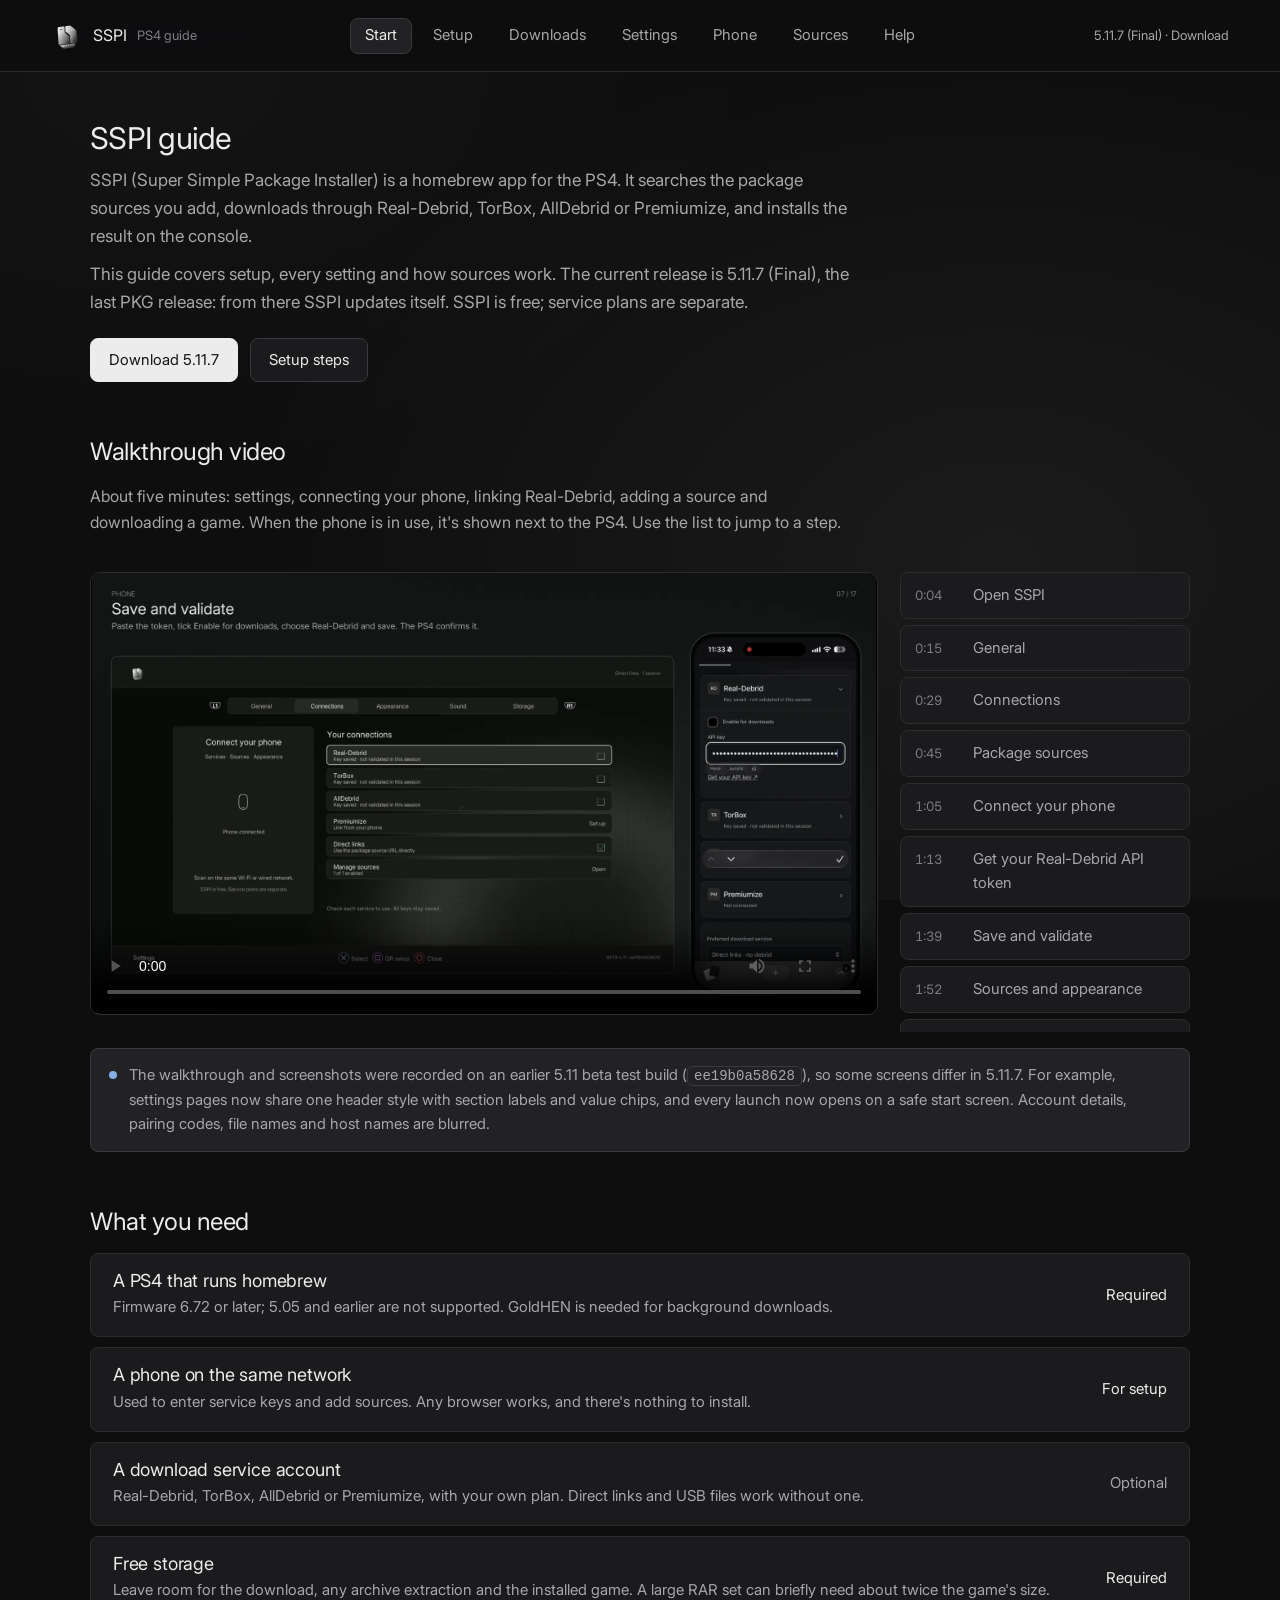
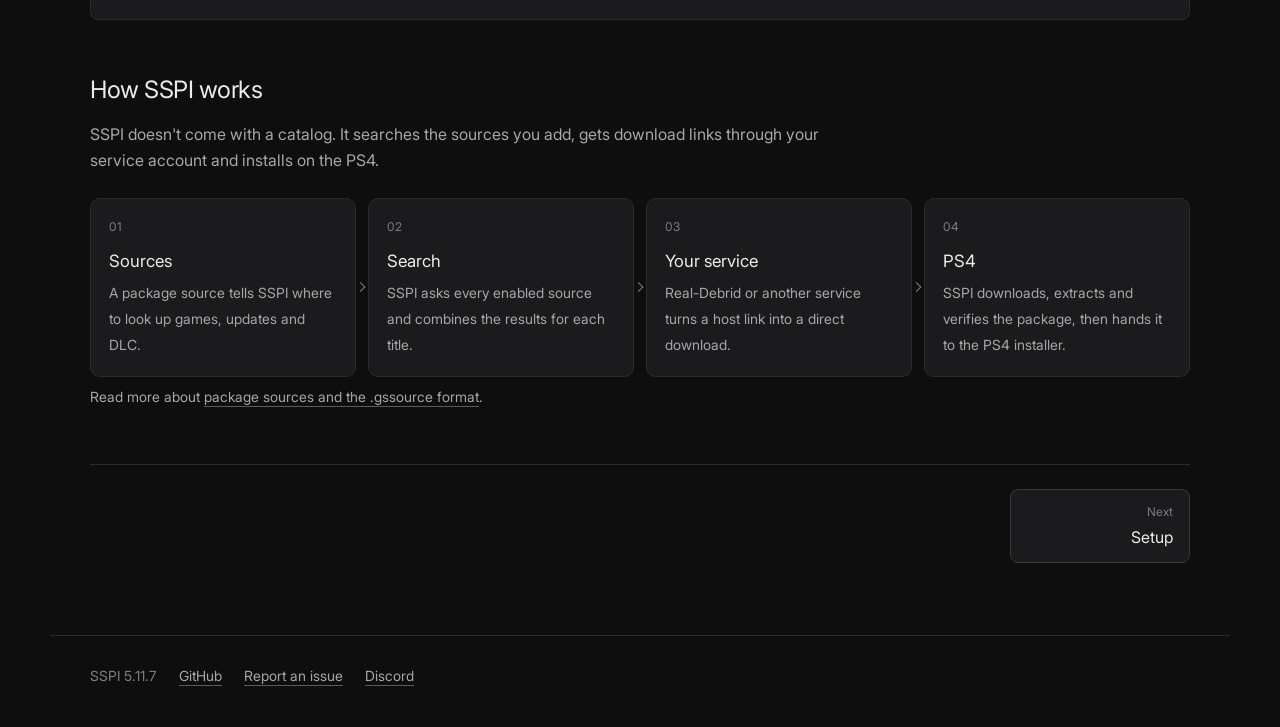
<file: docs/index.html>
<!doctype html>
<html lang="en">
<head>
  <meta charset="utf-8">
  <meta name="viewport" content="width=device-width, initial-scale=1">
  <meta name="theme-color" content="#0e0e0f">
  <meta name="description" content="Set up SSPI on your PS4: connect your phone, link Real-Debrid, add a package source, and search, download and install. Includes a synced walkthrough video and a guide to every setting.">
  <meta property="og:title" content="SSPI PS4 guide">
  <meta property="og:description" content="Setup guide, settings reference and walkthrough video for SSPI, a PS4 homebrew package installer.">
  <meta property="og:image" content="https://xyhlo.github.io/SSPI/banner.png">
  <meta property="og:type" content="website">
  <link rel="canonical" href="https://xyhlo.github.io/SSPI/">
  <link rel="icon" href="assets/ps4-favicon.png" type="image/png">
  <link rel="preload" href="assets/inter-latin.woff2" as="font" type="font/woff2" crossorigin>
  <link rel="stylesheet" href="styles.css">
  <script>document.documentElement.classList.add("js")</script>
  <script src="site.js" defer></script>
  <title>SSPI PS4 guide</title>
</head>
<body>
<a class="skip" href="#content">Skip to the guide</a>

<header class="topbar">
  <a class="brand" href="#start"><img src="assets/ps4-logo.png" width="38" height="38" alt=""><span>SSPI</span><small>PS4 guide</small></a>
  <nav class="tabs" aria-label="Guide sections">
    <div class="tablist">
      <a class="tab" href="#start" data-panel="start">Start</a>
      <a class="tab" href="#setup" data-panel="setup">Setup</a>
      <a class="tab" href="#downloads" data-panel="downloads">Downloads</a>
      <a class="tab" href="#settings" data-panel="settings">Settings</a>
      <a class="tab" href="#phone" data-panel="phone">Phone</a>
      <a class="tab" href="#sources" data-panel="sources">Sources</a>
      <a class="tab" href="#help" data-panel="help">Help</a>
    </div>
  </nav>
  <p class="status"><a href="https://github.com/Xyhlo/SSPI/releases/tag/v5.11.7">5.11.7 (Final) · Download</a></p>
</header>

<main id="content" tabindex="-1">

<!-- ============================ START ============================ -->
<section class="panel" id="start" data-title="Start" aria-labelledby="start-title">
  <div class="panel-head intro">
    <h1 id="start-title" tabindex="-1">SSPI guide</h1>
    <p>SSPI (Super Simple Package Installer) is a homebrew app for the PS4. It searches the package sources you add, downloads through Real-Debrid, TorBox, AllDebrid or Premiumize, and installs the result on the console.</p>
    <p>This guide covers setup, every setting and how sources work. The current release is 5.11.7 (Final), the last PKG release: from there SSPI updates itself. SSPI is free; service plans are separate.</p>
    <div class="actions">
      <a class="button primary" href="https://github.com/Xyhlo/SSPI/releases/tag/v5.11.7">Download 5.11.7</a>
      <a class="button" href="#setup">Setup steps</a>
    </div>
  </div>

  <div class="section" id="walkthrough">
    <h2>Walkthrough video</h2>
    <p class="section-intro">About five minutes: settings, connecting your phone, linking Real-Debrid, adding a source and downloading a game. When the phone is in use, it's shown next to the PS4. Use the list to jump to a step.</p>
    <div class="video-wrap">
      <video id="walkthrough-video" controls preload="metadata" playsinline poster="media/sspi-walkthrough-poster.webp" width="1920" height="1080">
        <source src="media/sspi-walkthrough.mp4" type="video/mp4">
        Your browser can't play this video. <a href="media/sspi-walkthrough.mp4">Download the walkthrough (MP4)</a>.
      </video>
      <ol class="chapters" id="chapters" aria-label="Video chapters"><li><button type="button" data-t="3.6" data-index="1"><time>0:04</time><span>Open SSPI</span></button></li><li><button type="button" data-t="15.0" data-index="2"><time>0:15</time><span>General</span></button></li><li><button type="button" data-t="29.0" data-index="3"><time>0:29</time><span>Connections</span></button></li><li><button type="button" data-t="45.0" data-index="4"><time>0:45</time><span>Package sources</span></button></li><li><button type="button" data-t="64.83" data-index="5"><time>1:05</time><span>Connect your phone</span></button></li><li><button type="button" data-t="73.37" data-index="6"><time>1:13</time><span>Get your Real-Debrid API token</span></button></li><li><button type="button" data-t="99.27" data-index="7"><time>1:39</time><span>Save and validate</span></button></li><li><button type="button" data-t="111.67" data-index="8"><time>1:52</time><span>Sources and appearance</span></button></li><li><button type="button" data-t="127.83" data-index="9"><time>2:08</time><span>Send links and library artwork</span></button></li><li><button type="button" data-t="142.0" data-index="10"><time>2:22</time><span>Appearance</span></button></li><li><button type="button" data-t="159.6" data-index="11"><time>2:40</time><span>Sound and storage</span></button></li><li><button type="button" data-t="171.6" data-index="12"><time>2:52</time><span>Find a game</span></button></li><li><button type="button" data-t="187.6" data-index="13"><time>3:08</time><span>Choose a package</span></button></li><li><button type="button" data-t="207.6" data-index="14"><time>3:28</time><span>Follow the download</span></button></li><li><button type="button" data-t="227.6" data-index="15"><time>3:48</time><span>Add your own files</span></button></li><li><button type="button" data-t="240.57" data-index="16"><time>4:01</time><span>Queue more</span></button></li><li><button type="button" data-t="259.77" data-index="17"><time>4:20</time><span>Your library</span></button></li></ol>
    </div>
    <div class="note tip"><p>The walkthrough and screenshots were recorded on an earlier 5.11 beta test build (<code>ee19b0a58628</code>), so some screens differ in 5.11.7. For example, settings pages now share one header style with section labels and value chips, and every launch now opens on a safe start screen. Account details, pairing codes, file names and host names are blurred.</p></div>
  </div>

  <div class="section" id="requirements">
    <h2>What you need</h2>
        <div class="rows">
      <div class="row"><div><h3>A PS4 that runs homebrew</h3><p>Firmware 6.72 or later; 5.05 and earlier are not supported. GoldHEN is needed for background downloads.</p></div><span class="value">Required</span></div>
      <div class="row"><div><h3>A phone on the same network</h3><p>Used to enter service keys and add sources. Any browser works, and there's nothing to install.</p></div><span class="value">For setup</span></div>
      <div class="row"><div><h3>A download service account</h3><p>Real-Debrid, TorBox, AllDebrid or Premiumize, with your own plan. Direct links and USB files work without one.</p></div><span class="value muted">Optional</span></div>
      <div class="row"><div><h3>Free storage</h3><p>Leave room for the download, any archive extraction and the installed game. A large RAR set can briefly need about twice the game's size.</p></div><span class="value">Required</span></div>
    </div>
  </div>

  <div class="section" id="how-it-works">
    <h2>How SSPI works</h2>
    <p class="section-intro">SSPI doesn't come with a catalog. It searches the sources you add, gets download links through your service account and installs on the PS4.</p>
    <ol class="flow">
      <li><strong>Sources</strong><span>A package source tells SSPI where to look up games, updates and DLC.</span></li>
      <li><strong>Search</strong><span>SSPI asks every enabled source and combines the results for each title.</span></li>
      <li><strong>Your service</strong><span>Real-Debrid or another service turns a host link into a direct download.</span></li>
      <li><strong>PS4</strong><span>SSPI downloads, extracts and verifies the package, then hands it to the PS4 installer.</span></li>
    </ol>
    <p class="small muted">Read more about <a href="#sources">package sources and the .gssource format</a>.</p>
  </div>
</section>

<!-- ============================ SET UP ============================ -->
<section class="panel" id="setup" data-title="Setup" aria-labelledby="setup-title">
  <div class="panel-head">
        <h1 id="setup-title" tabindex="-1">Setup</h1>
    <p>Do these in order. Each step links to its part of the video.</p>
  </div>
  <div class="steps">
    <article class="step" id="install">
      <h3>Install SSPI</h3>
      <p>Download <code>sspi5.11.7.pkg</code> from the <a href="https://github.com/Xyhlo/SSPI/releases/tag/v5.11.7">5.11.7 (Final) release page</a>. GitHub's source ZIP isn't an installable package. 5.11.7 is the final PKG release: from then on SSPI updates itself, and the GitHub repository only receives source code updates.</p>
      <p>Before installing, check the file's SHA-256. On Windows, run <code>certutil -hashfile sspi5.11.7.pkg SHA256</code> and compare it with <code>8813e4f8fd3a32e8208efa37f05337b196c787e28a3166fd079a250b9cde0b75</code>.</p>
      <p>Install it over the existing app; your settings and queue are kept. Launch SSPI once, fully restart the PS4, enable GoldHEN again and reopen SSPI. The footer should read <code>BETA 5.11 / 0eb783eca1f3</code>, or a newer build ID once SSPI has updated itself.</p>
      <p>Updates: every launch opens on a safe start screen for a few seconds. It saves SSPI's logs and checks for an update; when one is available, SSPI downloads it, verifies it, installs it and restarts. The first launch after an update shows what changed. Your settings, service keys and queue are kept.</p>
      <figure class="media"><div class="shot"><img src="assets/guide/ps4-home.webp" alt="SSPI on the PS4 home screen, labelled Super Simple Package Installer" width="1400" height="331" loading="lazy" decoding="async"></div></figure>
    </article>
    <article class="step" id="open-settings">
      <h3>Open Settings</h3>
      <p>Press <strong>OPTIONS</strong> anywhere in SSPI. Use <strong>L1</strong> and <strong>R1</strong> to move between General, Connections, Appearance, Sound and Storage. On General, choose <strong>Save and close</strong> when you're done. Appearance and Sound save automatically.</p>
      <p><a href="#settings">See what every setting does</a> · <button class="chapter-link" type="button" data-chapter="2">Watch this step</button></p>
    </article>
    <article class="step" id="connect-phone">
      <h3>Connect your phone</h3>
      <p>Open <strong>Settings → Connections</strong> and scan the QR code with your phone's camera, then open the link. When the phone page loads, the PS4 shows <strong>Phone connected</strong>.</p>
      <p>Both devices must be on the same network. A wired PS4 and a phone on Wi-Fi work if they can reach each other; a guest network or a phone VPN can block the page.</p>
      <div class="pair media">
        <button class="zoom" type="button"><div class="shot"><img src="assets/guide/ps4-connections.webp" alt="Settings, Connections: the phone panel reads Phone connected and Real-Debrid is validated" width="1600" height="900" loading="lazy" decoding="async"></div></button>
        <figure><div class="phone"><img src="assets/guide/phone-services.webp" alt="The phone page: Your PS4, in your hands, with the Services tab" width="660" height="1268" loading="lazy" decoding="async"></div></figure>
      </div>
      <div class="note"><p><strong>Keep the QR code private.</strong> It contains a pairing link to your console. Don't post it in screenshots or issue reports.</p></div>
      <p><button class="chapter-link" type="button" data-chapter="5">Watch this step</button></p>
    </article>
    <article class="step" id="link-real-debrid">
      <h3>Link Real-Debrid</h3>
      <ol>
        <li>On the phone page, open <strong>Services</strong> and tap <strong>Real-Debrid</strong>.</li>
        <li>Tap <strong>Get your API key</strong> and sign in to Real-Debrid. The API token page opens.</li>
        <li>Copy your <strong>API private token</strong>. Treat it like a password.</li>
        <li>Back on the phone page, paste it into <strong>API key</strong> and tick <strong>Enable for downloads</strong>.</li>
        <li>Set <strong>Preferred download service</strong> to Real-Debrid and tap <strong>Save and validate</strong>.</li>
        <li>The phone and the PS4 both show <strong>Key validated · account ready</strong>.</li>
      </ol>
      <div class="phones media">
        <figure><div class="phone"><img src="assets/guide/phone-real-debrid.webp" alt="Real-Debrid expanded, with Enable for downloads, API key and Get your API key" width="660" height="1268" loading="lazy" decoding="async"></div><figcaption>Open Real-Debrid</figcaption></figure>
        <figure><div class="phone"><img src="assets/guide/phone-paste-key.webp" alt="The API key field after pasting; the key is masked" width="660" height="1268" loading="lazy" decoding="async"></div><figcaption>Paste the token</figcaption></figure>
        <figure><div class="phone"><img src="assets/guide/phone-save.webp" alt="Preferred download service set to Real-Debrid, with the Save and validate button" width="660" height="1268" loading="lazy" decoding="async"></div><figcaption>Save and validate</figcaption></figure>
        <figure><div class="phone"><img src="assets/guide/phone-validated.webp" alt="Real-Debrid shows Key validated, account ready" width="660" height="1268" loading="lazy" decoding="async"></div><figcaption>Validated</figcaption></figure>
      </div>
      <p>TorBox, AllDebrid and Premiumize work the same way. Keys are saved on the PS4, and leaving a key field blank keeps the key that's already saved.</p>
      <p><button class="chapter-link" type="button" data-chapter="6">Watch this step with the phone and PS4 side by side</button></p>
    </article>
    <article class="step" id="add-source">
      <h3>Add a package source</h3>
      <p>Sources tell SSPI where to search. Open <strong>Settings → Connections → Manage sources</strong> and choose one of three ways:</p>
      <ul>
        <li><strong>Browse community sources:</strong> pick a shared source and choose Install.</li>
        <li><strong>Add a source link:</strong> send a <code>.gssource</code> URL from the phone page's Sources tab.</li>
        <li><strong>Install from USB:</strong> choose a <code>.gssource</code> file on a connected drive.</li>
      </ul>
      <p>SSPI checks the file before installing it. Installed sources appear in the same list, where <strong>X</strong> turns one on or off and <strong>Square</strong> removes it.</p>
      <figure class="media"><button class="zoom" type="button"><div class="shot"><img src="assets/guide/ps4-sources.webp" alt="Package sources: Install from USB, Browse community sources and Add a source link" width="1600" height="900" loading="lazy" decoding="async"></div></button></figure>
      <p><a href="#sources">What is a .gssource?</a> · <button class="chapter-link" type="button" data-chapter="4">Watch this step</button></p>
    </article>
    <article class="step" id="search-download">
      <h3>Search and download</h3>
      <p>On <strong>Search</strong>, press <strong>X</strong> on the search field and type a name or a CUSA ID. Open a title to see its packages, grouped as base game, updates, DLC and backports. Each package can show <strong>Ready</strong>, <strong>Needs base game</strong>, <strong>Needs backport</strong> or <strong>Needs another mirror</strong>.</p>
      <p><strong>L2</strong> switches region, <strong>Triangle</strong> shows the mirrors for a package and <strong>X</strong> queues it. <strong>Square</strong> queues the recommended set: the base game plus the best update for your firmware. If another region opened during this session has the base game or more packages, a notice appears and <strong>L2</strong> switches to it. SSPI only lists hosts that your enabled services support.</p>
      <figure class="media"><button class="zoom" type="button"><div class="shot"><img src="assets/guide/ps4-details.webp" alt="Package details for a game: package tabs, region, the selected package's version and files" width="1600" height="900" loading="lazy" decoding="async"></div></button><figcaption>Host names are blurred in this guide.</figcaption></figure>
      <p><button class="chapter-link" type="button" data-chapter="12">Watch this step</button></p>
    </article>
    <article class="step" id="follow">
      <h3>Follow the download</h3>
      <p>Press <strong>R1</strong> to open <strong>Downloads</strong>. Each card shows the size, speed, time left and the current stage. Press <strong>R2</strong> on a game to open its drawer, with Packages, Files and Errors.</p>
      <p>A full progress bar doesn't mean the game is installed. Wait for SSPI to report the installation, then check that the game is on the home screen.</p>
      <figure class="media"><button class="zoom" type="button"><div class="shot"><img src="assets/guide/ps4-drawer.webp" alt="A download card with the drawer open: base game package downloading and the DLC queued" width="1600" height="900" loading="lazy" decoding="async"></div></button></figure>
      <p><a href="#downloads">More about downloads</a> · <button class="chapter-link" type="button" data-chapter="14">Watch this step</button></p>
    </article>
  </div>
</section>

<!-- ============================ DOWNLOADS ============================ -->
<section class="panel" id="downloads" data-title="Downloads" aria-labelledby="downloads-title">
  <div class="panel-head">
        <h1 id="downloads-title" tabindex="-1">Downloads</h1>
    <p>Everything you download goes into one queue, whether it came from a search, a link, your service account or a USB drive.</p>
  </div>

  <div class="section" id="queue">
    <h2>The queue</h2>
    <figure class="page-shot"><button class="zoom" type="button"><div class="shot"><img src="assets/guide/ps4-queue.webp" alt="The Downloads queue: one game queued behind another that is downloading" width="1600" height="900" loading="lazy" decoding="async"></div></button></figure>
    <div class="rows">
      <div class="row"><div><h3>All, Active and Attention</h3><p>Filter the queue. Active shows jobs that are downloading, preparing or installing. Attention shows failed, paused and cancelled jobs.</p></div></div>
      <div class="row"><div><h3>Order and dependencies</h3><p>Queued games wait their turn. Updates and DLC wait for their base game, whatever order you added them in. To let another job go first, pause the active one.</p></div></div>
      <div class="row"><div><h3>The drawer</h3><p>Press <strong>R2</strong> on a game. <strong>Left</strong> and <strong>Right</strong> switch between Packages, Files and Errors; <strong>L2</strong> closes it. Keep the exact wording from Errors if you report a problem.</p></div></div>
      <div class="row"><div><h3>Pause, remove and retry</h3><p><strong>X</strong> runs the action shown for the selected package, such as Pause or Retry. <strong>Square</strong> removes a package or game after a confirmation.</p></div></div>
      <div class="row"><div><h3>FTP uploads and background jobs</h3><p>When SSPI is open, FTP uploads appear above the queue and are added when complete. When SSPI is closed, the background service handles uploads and reports through <strong>PS4 Notifications</strong>; they don't appear as <strong>Downloads</strong> cards.</p><p>In <strong>In-app</strong> mode, downloads wait while the background service holds a job, including a failed or paused download or an FTP upload. In <strong>Background</strong> mode, a failed download no longer blocks unrelated jobs, but a failed multi-volume RAR set still holds the queue until you retry or remove it, and packages that depend on a failed download, such as its update, wait for it. <span class="tag">Needs a PS4 test</span></p></div></div>
      <div class="row"><div><h3>Download connections</h3><p>A download starts with six connections and adds more only while the total speed keeps rising, up to 25. If a server resets several connections at once, SSPI keeps the level that worked and remembers it for that server. A link service's own per-link limit still applies. Saved settings of 5 or 10, the earlier defaults, move to 25; other values you set are kept.</p></div></div>
      <div class="row"><div><h3>Background service interruptions</h3><p>If the background service stops during an archive download or extraction, the job waits as Queued and resumes when the service starts again. If it stops while the PS4 installs an archive's package, the job can still show failed, but its packages are kept. <span class="tag">Needs a PS4 test</span></p></div></div>
    </div>
    <p class="small">For link renewal timing and archive limits, see <a href="#archives">Archives and storage</a>.</p>
  </div>

  <div class="section" id="own-files">
    <h2>Add your own files</h2>
    <p class="section-intro">Press the <strong>touchpad</strong> on Downloads to add files that didn't come from a search.</p>
    <div class="setting"><button class="zoom" type="button"><img src="assets/guide/ps4-menu.webp" alt="The Downloads menu: Paste a download link, Browse stored debrid files and Install from USB" width="1600" height="900" loading="lazy" decoding="async"></button><div><h3>Paste a download link</h3><p>A direct PKG or archive link, a debrid share link, or a link from a host your service supports.</p><h3 style="margin-top:14px">Browse stored debrid files</h3><p>Ready files and completed torrents that are already in your own account. SSPI imports the file; the torrent doesn't run on the PS4.</p></div></div>
    <div class="setting"><button class="zoom" type="button"><img src="assets/guide/ps4-chooser.webp" alt="Stored files by service: Real-Debrid files and torrents, AllDebrid torrents, TorBox files and torrents" width="1600" height="900" loading="lazy" decoding="async"></button><div><h3>Pick a service</h3><p>Choose Real-Debrid files or torrents, AllDebrid torrents, or TorBox files or torrents, then select the files to queue.</p></div></div>
    <div class="setting"><button class="zoom" type="button"><img src="assets/guide/ps4-usb.webp" alt="Install from USB with no drive connected" width="1600" height="900" loading="lazy" decoding="async"></button><div><h3>Install from USB</h3><p>Browse a connected drive and select packages or archives. You can select any volume of a RAR set; SSPI groups the set, extracts it and installs the package. Keep the volumes together. Keep SSPI open while files wait to start, and keep the drive connected until installation finishes.</p><p>SSPI can also install PS4 system themes and their matching license packages. Select the theme in <strong>PS4 Settings → Themes</strong>. <span class="tag">Needs a PS4 test</span></p></div></div>
  </div>

  <section class="section" id="ftp-inbox">
    <h2>FTP inbox</h2>
    <p class="section-intro">SSPI installs PKG files and archives that you upload to the PS4 over FTP. While SSPI is closed, the background service handles them and reports through PS4 notifications.</p>
    <div class="rows">
      <div class="row"><div><h3>Upload files</h3><p>Upload PKG files, RAR sets and single ZIP or 7z archives (<code>.zip</code>, <code>.7z</code> or <code>.7zip</code>) to <code>/data/SSPI/pkg-rars/</code>. FTP inbox files use internal storage for staging. A PKG is queued after it stops changing for 10 seconds; an archive waits 60 seconds.</p></div></div>
      <div class="row"><div><h3>Keep or remove uploads</h3><p>Uploads stay in the inbox after installation. Remove them over FTP when you no longer need them. A failed archive set retries when its file count or total size changes. If you replace a damaged volume with one of the same size, upload part 1 again. Split ZIP sets aren't supported.</p></div></div>
      <div class="row"><div><h3>Test status</h3><p>Installing uploads from a real FTP client hasn't been tested on a PS4 yet. <span class="tag">Needs a PS4 test</span></p></div></div>
    </div>
  </section>

  <div class="section" id="send-links">
    <h2>Send links from your phone</h2>
    <div class="pair">
      <div>
        <p>On the phone page, open <strong>Downloads</strong>, paste up to 50 links (one per line) and tap <strong>Queue on PS4</strong>. Direct packages, archives and supported host links use your PS4's selected service and staging drive.</p>
        <p>If the links are the parts of one RAR archive, tick <strong>These links are parts of one RAR archive, in volume order</strong>. Parts with recognizable names are grouped automatically; tick the box for links that hide their file names.</p>
        <p>Using the console instead? Choose <strong>Send download links</strong> on the PS4 for a QR code that opens the same page.</p>
        <button class="zoom" type="button"><div class="shot"><img src="assets/guide/ps4-send-links.webp" alt="Send download links on the PS4, with the QR code blurred" width="1600" height="900" loading="lazy" decoding="async"></div></button>
      </div>
      <figure><div class="phone"><img src="assets/guide/phone-links.webp" alt="The phone page's Downloads tab: Send download links" width="660" height="1268" loading="lazy" decoding="async"></div></figure>
    </div>
  </div>

  <div class="section" id="archives">
    <h2>Archives and storage</h2>
    <div class="rows">
      <div class="row"><div><h3>RAR and multipart sets</h3><p>Queue the complete set. SSPI extracts it on the PS4 and checks the extracted package before installing it. Missing or damaged parts need a complete set or another mirror.</p></div></div>
      <div class="row"><div><h3>Passwords and other archives</h3><p>If a RAR download fails because its password is missing or wrong, choose <strong>Enter archive password</strong> in Downloads to retry extraction with the downloaded parts. A missing-volume error means the set is incomplete. Single ZIP and 7z archives are supported; split ZIP sets aren't.</p><p>For RAR archives with encrypted file names, the password prompt needs a PS4 test. <span class="tag">Needs a PS4 test</span></p></div></div>
      <div class="row"><div><h3>Plan for peak space</h3><p>During extraction, the archive and the extracted package exist at the same time. Keep enough free space for both. A FAT32 drive can't store a single file larger than 4 GiB; use exFAT for larger extracted files. SSPI's message for this case needs a PS4 test.</p></div></div>
      <div class="row"><div><h3>Staging drive</h3><p>Downloads and extraction stay on the staging drive until installation succeeds. Confirmed installs remove their staging files; failed jobs keep theirs so you can retry. Set it under <a href="#settings-storage">Settings → Storage</a>.</p></div></div>
      <div class="row"><div><h3>Link renewal</h3><p>In <strong>In-app</strong> mode, SSPI requests a fresh link after 75 seconds without a response for a package, or three minutes for an archive, up to three times without progress. The background service still retries a dead server instead of renewing its link. A renewed single-file archive restarts unless its catalog lists the file's SHA-256; a multi-volume set loses only the volume in progress.</p></div></div>
    </div>
  </div>
</section>

<!-- ============================ SETTINGS ============================ -->
<section class="panel" id="settings" data-title="Settings" aria-labelledby="settings-title">
  <div class="panel-head">
        <h1 id="settings-title" tabindex="-1">Settings</h1>
      <p>Press <strong>OPTIONS</strong> in SSPI to open Settings, and <strong>L1</strong> or <strong>R1</strong> to move between its five pages. Pages share a header style with section labels, value chips and <strong>On/Off</strong> labels. Saving shows <strong>Saving settings...</strong> without blocking input. Each option is listed below with what it does.</p>
  </div>

  <div class="section" id="settings-general">
    <h2>General</h2>
    <p class="section-intro">Downloads and compatibility. Choose <strong>Save and close</strong> to keep changes on this page.</p>
    <figure class="page-shot"><button class="zoom" type="button"><div class="shot"><img src="assets/guide/ps4-general.webp" alt="Settings, General: Downloads and compatibility" width="1600" height="900" loading="lazy" decoding="async"></div></button></figure>
    <div class="setting"><img src="assets/guide/row-download-mode.webp" alt="Download mode: Background" width="1100" height="59" loading="lazy" decoding="async"><div><h3>Download mode</h3><p><strong>In-app</strong> runs downloads inside SSPI, so keep the app open. <strong>Background</strong> hands jobs to the resident worker so they continue after you leave SSPI. Background needs GoldHEN and a ready worker.</p></div></div>
    <div class="setting"><img src="assets/guide/row-background-worker.webp" alt="Background worker: Resident ready" width="1100" height="59" loading="lazy" decoding="async"><div><h3>Background worker</h3><p>Shows whether the resident worker is ready, and its build. If it isn't ready, choose <strong>Retry</strong>. After an update, restart the PS4 and enable GoldHEN again to load the new worker.</p></div></div>
    <div class="setting"><img src="assets/guide/row-download-statistics.webp" alt="Download statistics: Size plus MB/s plus ETA" width="1100" height="60" loading="lazy" decoding="async"><div><h3>Download statistics</h3><p>Chooses the numbers on each download card, such as size, speed in MB/s and time left.</p></div></div>
    <div class="setting"><img src="assets/guide/row-stats-for-nerds.webp" alt="Stats for nerds toggle" width="1100" height="59" loading="lazy" decoding="async"><div><h3>Stats for nerds</h3><p>Adds a live speed graph to the selected download.</p></div></div>
    <div class="setting"><img src="assets/guide/row-firmware-hints.webp" alt="Firmware and backport hints toggle" width="1100" height="59" loading="lazy" decoding="async"><div><h3>Firmware and backport hints</h3><p>Shows a package's firmware requirement and backport details when the source provides them.</p></div></div>
    <div class="setting"><img src="assets/guide/row-clear-history.webp" alt="Clear removable history" width="1100" height="59" loading="lazy" decoding="async"><div><h3>Clear removable history</h3><p>Removes finished entries from the history. Installed content and files kept for retries stay protected.</p></div></div>
    <div class="setting"><img src="assets/guide/row-retry-passwords.webp" alt="Retry source passwords toggle" width="1100" height="59" loading="lazy" decoding="async"><div><h3>Retry source passwords</h3><p>If an archive rejects its password, SSPI tries up to four passwords supplied by the source.</p></div></div>
  </div>

  <div class="section" id="settings-connections">
    <h2>Connections</h2>
    <p class="section-intro">Download services, the phone QR code and package sources. All keys stay saved when you switch services. The PS4 shows a notice when phone settings or a background are saved, or when the phone session ends.</p>
    <figure class="page-shot"><button class="zoom" type="button"><div class="shot"><img src="assets/guide/ps4-connections.webp" alt="Settings, Connections: Connect your phone and Your connections" width="1600" height="900" loading="lazy" decoding="async"></div></button></figure>
    <div class="setting"><img src="assets/guide/row-real-debrid.webp" alt="Real-Debrid: Key validated, account ready, ticked" width="992" height="84" loading="lazy" decoding="async"><div><h3>Real-Debrid, TorBox and AllDebrid</h3><p>Tick a service to use it for downloads. The line underneath shows whether its key is saved and whether it was validated in this session. Add keys from the phone page.</p></div></div>
    <div class="setting"><img src="assets/guide/row-premiumize.webp" alt="Premiumize: Link from your phone, Set up" width="992" height="84" loading="lazy" decoding="async"><div><h3>Premiumize</h3><p><strong>Set up</strong> links Premiumize from your phone.</p></div></div>
    <div class="setting"><img src="assets/guide/row-direct-links.webp" alt="Direct links: Use the package source URL directly" width="992" height="84" loading="lazy" decoding="async"><div><h3>Direct links</h3><p>Uses the source's own URL without a service. Host speed limits and availability apply.</p></div></div>
    <div class="setting"><img src="assets/guide/row-manage-sources.webp" alt="Manage sources: 1 of 1 enabled" width="992" height="84" loading="lazy" decoding="async"><div><h3>Manage sources</h3><p>Opens Package sources, where you can add, turn on or off, and remove sources. See <a href="#sources">Sources</a>.</p></div></div>
    <div class="setting"><img class="narrow" src="assets/guide/row-phone-qr.webp" alt="Connect your phone panel showing Phone connected"><div><h3>Connect your phone</h3><p>Shows the QR code for the phone page, then <strong>Phone connected</strong> once a phone opens it. <strong>Square</strong> opens the QR setup.</p></div></div>
  </div>

  <div class="section" id="settings-appearance">
    <h2>Appearance</h2>
    <p class="section-intro">Changes save automatically.</p>
    <figure class="page-shot"><button class="zoom" type="button"><div class="shot"><img src="assets/guide/ps4-appearance.webp" alt="Settings, Appearance: background pattern, reduced motion and accent colors" width="1600" height="900" loading="lazy" decoding="async"></div></button></figure>
    <div class="setting"><img src="assets/guide/row-background-pattern.webp" alt="Background pattern: Graphite fade" width="1100" height="71" loading="lazy" decoding="async"><div><h3>Background pattern</h3><p>Press <strong>Left</strong> or <strong>Right</strong> to change the background, for example Plain charcoal, Wave, Halo or Graphite fade. <strong>Square</strong> uploads a pixel background from your phone.</p></div></div>
    <div class="setting"><img src="assets/guide/row-reduced-motion.webp" alt="Reduced motion toggle" width="1100" height="71" loading="lazy" decoding="async"><div><h3>Reduced motion</h3><p>Turns off the short focus, button, switch and progress animations.</p></div></div>
    <div class="setting"><img src="assets/guide/row-accent.webp" alt="Accent colors: Charcoal, Steel Ice, Arctic, Violet, Crimson, Amber, Teal and Pink" width="1100" height="148" loading="lazy" decoding="async"><div><h3>Accent</h3><p>Sets the highlight color: Charcoal, Steel Ice, Arctic, Violet, Crimson, Amber, Teal or Pink.</p></div></div>
    <div class="setting"><img src="assets/guide/row-restore-charcoal.webp" alt="Restore charcoal" width="1100" height="59" loading="lazy" decoding="async"><div><h3>Restore charcoal</h3><p>Restores the default look. <strong>Triangle</strong> does the same from anywhere on this page.</p></div></div>
  </div>

  <div class="section" id="settings-sound">
    <h2>Sound</h2>
    <p class="section-intro">Quiet ambience and gentle feedback. Changes save automatically, and music stays beneath the interface sounds.</p>
    <figure class="page-shot"><button class="zoom" type="button"><div class="shot"><img src="assets/guide/ps4-sound.webp" alt="Settings, Sound: background music, interface sounds and volume" width="1600" height="900" loading="lazy" decoding="async"></div></button></figure>
    <div class="setting"><img src="assets/guide/row-background-music.webp" alt="Background music toggle" width="1100" height="72" loading="lazy" decoding="async"><div><h3>Background music</h3><p>A soft, original ambient loop.</p></div></div>
    <div class="setting"><img src="assets/guide/row-interface-sounds.webp" alt="Interface sounds toggle" width="1100" height="68" loading="lazy" decoding="async"><div><h3>Interface sounds</h3><p>Feedback for navigation, the queue and installation.</p></div></div>
    <div class="setting"><img src="assets/guide/row-volume.webp" alt="Volume: 35 percent" width="1100" height="71" loading="lazy" decoding="async"><div><h3>Volume</h3><p><strong>Left</strong> and <strong>Right</strong> adjust it in 5% steps.</p></div></div>
  </div>

  <div class="section" id="settings-storage">
    <h2>Storage</h2>
    <p class="section-intro"><strong>PS4 Settings</strong> chooses where games install. SSPI's <strong>Staging location</strong> holds temporary download and extraction files until installation succeeds. A drive formatted as <strong>PS4 Extended Storage</strong> can't also be an exFAT staging drive.</p>
    <figure class="page-shot"><button class="zoom" type="button"><div class="shot"><img src="assets/guide/ps4-storage.webp" alt="Settings, Storage: staging location and stored files" width="1600" height="900" loading="lazy" decoding="async"></div></button></figure>
    <div class="setting"><img src="assets/guide/row-staging-location.webp" alt="Staging location: Default, PS4" width="1100" height="77" loading="lazy" decoding="async"><div><h3>Staging location</h3><p>Choose internal storage or a USB drive for temporary download and extraction files. Use an exFAT USB drive for large packages and keep it connected until installation finishes.</p></div></div>
    <div class="setting"><img src="assets/guide/row-stored-files.webp" alt="Stored files: Open" width="1100" height="77" loading="lazy" decoding="async"><div><h3>Stored files</h3><p>Browse the files SSPI keeps on internal storage and connected USB drives. <strong>Triangle</strong> refreshes the list and <strong>Square</strong> selects a file for deletion. Deleting a package also removes its leftover transfer files; deleting one leftover file alone keeps the package.</p></div></div>
    <p class="muted">Confirmed installs remove their staging package and transfer files. Failed jobs keep theirs so you can retry without downloading again. Active archive parts and extracted packages stay protected.</p>
  </div>
</section>

<!-- ============================ PHONE ============================ -->
<section class="panel" id="phone" data-title="Phone" aria-labelledby="phone-title">
  <div class="panel-head">
        <h1 id="phone-title" tabindex="-1">Phone page</h1>
    <p>Open it by scanning the QR code in <strong>Settings → Connections</strong>. The PS4 serves this page while SSPI is open, and everything you save is stored on the console.</p>
  </div>

  <div class="section" id="phone-services">
    <h2>Services</h2>
    <div class="pair">
      <div>
        <p>Each service has <strong>Enable for downloads</strong>, an <strong>API key</strong> field and a <strong>Get your API key</strong> link that opens the service's own key page.</p>
        <p><strong>Preferred download service</strong> chooses which enabled service SSPI tries first. <strong>Save and validate</strong> sends the keys to the PS4, which checks each enabled account and reports back.</p>
        <p>A blank key field keeps the key that's already saved on the PS4.</p>
      </div>
      <figure><div class="phone"><img src="assets/guide/phone-validated.webp" alt="Services with Real-Debrid validated" width="660" height="1268" loading="lazy" decoding="async"></div></figure>
    </div>
  </div>

  <div class="section" id="phone-sources">
    <h2>Sources</h2>
    <div class="pair">
      <div>
        <p>Paste the URL of a <code>.gssource</code> file and tap <strong>Install source on PS4</strong>. The PS4 downloads it, checks it and installs it.</p>
        <p><strong>Installed on your PS4</strong> lists your sources with their versions and an <strong>Enabled</strong> switch.</p>
        <p>The URL must point to the file itself, not to a web page about it.</p>
      </div>
      <figure><div class="phone"><img src="assets/guide/phone-sources.webp" alt="Sources tab with a source URL field and the installed source list; the source name is blurred" width="660" height="1268" loading="lazy" decoding="async"></div></figure>
    </div>
  </div>

  <div class="section" id="phone-appearance">
    <h2>Appearance</h2>
    <div class="pair">
      <div>
        <p>Choose the accent color and background from the phone. Tap <strong>Save appearance</strong> to apply them on the PS4, or <strong>Restore original charcoal</strong> to go back to the default.</p>
        <p>Upload your own picture as the background. Your phone crops it and converts it to 320 × 180 pixels; the original stays on your phone. Tap <strong>Upload pixel background</strong> to send it, then <strong>Save appearance</strong>. You can add a pattern over it and set the picture opacity and accent strength.</p>
      </div>
      <div class="phones">
        <figure><div class="phone"><img src="assets/guide/phone-backgrounds.webp" alt="The background list: Plain charcoal, Ripple, Wave, Mosaic, Halo, Graphite fade, Obsidian, Slate glow, ASCII Flowers and Custom pixel background" width="660" height="1268" loading="lazy" decoding="async"></div></figure>
        <figure><div class="phone"><img src="assets/guide/phone-picture.webp" alt="Background picture controls with a preview, Save appearance and Restore original charcoal" width="660" height="1268" loading="lazy" decoding="async"></div></figure>
      </div>
    </div>
  </div>

  <div class="section" id="phone-downloads">
    <h2>Downloads</h2>
    <p>Send up to 50 links to the queue at once. See <a href="#send-links">Send links from your phone</a>.</p>
  </div>

  <div class="section" id="phone-library">
    <h2>Library</h2>
    <div class="pair">
      <div>
        <p>From <strong>Search</strong> on the PS4, press the touchpad to open the installed-game library. On the phone page, choose an installed game to change its SSPI case artwork and its PS4 home-screen icon. Pick a JPG, PNG or WebP image and set how it fits, plus an optional outline with its color and thickness. Effects are applied on your phone before upload.</p>
        <p><strong>Save cover</strong> applies it and <strong>Restore original</strong> undoes it. SSPI keeps a backup of the original 512 × 512 icon. Restart the PS4 after saving to refresh the home screen.</p>
      </div>
      <div class="phones">
        <figure><div class="phone"><img src="assets/guide/phone-library.webp" alt="The Library tab listing installed games" width="660" height="1268" loading="lazy" decoding="async"></div></figure>
        <figure><div class="phone"><img src="assets/guide/phone-cover.webp" alt="The cover editor for one game: fit, outline, Save cover and Restore original" width="660" height="1268" loading="lazy" decoding="async"></div></figure>
      </div>
    </div>
  </div>

  <div class="note"><p><strong>Keep the pairing link on your own network.</strong> The page uses plain HTTP and an access token. Don't forward its port to the internet, and never share the QR code, the full pairing URL or your API keys.</p></div>
</section>

<!-- ============================ SOURCES ============================ -->
<section class="panel" id="sources" data-title="Sources" aria-labelledby="sources-title">
  <div class="panel-head">
        <h1 id="sources-title" tabindex="-1">Package sources</h1>
    <p>A package source tells SSPI where to search, which packages belong to each title and where they can be downloaded. SSPI doesn't include any sources of its own.</p>
  </div>

  <div class="section" id="where-sources">
    <h2>Where sources come from</h2>
    <p class="section-intro">The community makes and shares sources. You add them in <strong>Settings → Connections → Manage sources</strong>, or from the phone page.</p>
    <p>If the community directory can't be reached, the browser shows the failure reason and its last loaded list marked as saved. Press <strong>Triangle</strong> to retry the failed page. <span class="tag">Needs a PS4 test</span></p>
    <div class="cards">
      <div class="card"><h3>Community sources</h3><p>Choose <strong>Browse community sources</strong> to see shared sources with their names, tags and descriptions. Pick one and choose Install.</p></div>
      <div class="card"><h3>A source link</h3><p>Choose <strong>Add a source link</strong> and send a <code>.gssource</code> URL from your phone, or use the phone page's Sources tab.</p></div>
      <div class="card"><h3>USB</h3><p>Choose <strong>Install from USB</strong> and pick a <code>.gssource</code> file on a connected drive.</p></div>
    </div>
    <div class="pair" style="margin-top:22px">
      <button class="zoom" type="button"><div class="shot"><img src="assets/guide/ps4-community.webp" alt="Community sources: a shared source with its update date and size, and an Install action" width="1600" height="900" loading="lazy" decoding="async"></div></button>
      <figure><div class="shot"><img src="assets/guide/ps4-adding-source.webp" alt="Adding source: Receiving encrypted source" width="620" height="160" loading="lazy" decoding="async"></div><figcaption>SSPI shows each stage while it adds a source.</figcaption></figure>
    </div>
  </div>

  <div class="section" id="gssource">
    <h2>What is a .gssource?</h2>
    <p class="section-intro">A <code>.gssource</code> file is a ZIP archive that describes a source. It isn't a game, a PKG or a service account, and it contains no programs.</p>
    <div class="anatomy">
<pre class="zip"><b>example.gssource</b>        <span class="c">ZIP, up to 4 MiB</span>
├─ <b>source.json</b>          <span class="c">the manifest</span>
├─ recipe or catalog files  <span class="c">read by the engine</span>
└─ signature.ed25519    <span class="c">optional</span></pre>
      <dl class="defs">
        <div><dt>Manifest</dt><dd><code>source.json</code> gives the source's ID, name, version and engine. It can also list every other file with its SHA-256 hash, and an update address for newer versions.</dd></div>
        <div><dt>Engine</dt><dd>How SSPI reads the source: a <strong>recipe</strong> that describes requests and how to map the results, a <strong>remote API</strong> that asks a configured results service, or a <strong>static catalog</strong>.</dd></div>
        <div><dt>Capabilities</dt><dd>What the source can do: search titles, provide a catalog and resolve packages for a title.</dd></div>
      </dl>
    </div>
  </div>

  <div class="section" id="source-checks">
    <h2>How SSPI checks a source</h2>
    <div class="rows">
      <div class="row"><div><h3>Data only</h3><p>SSPI reads declarations from a source. It never loads or runs code from one.</p></div></div>
      <div class="row"><div><h3>Size limits</h3><p>Up to 4 MiB compressed and 32 MiB expanded, with at most 64 files of 4 MiB each.</p></div></div>
      <div class="row"><div><h3>File hashes</h3><p>Every listed file must match its SHA-256 hash and size, and a source with a file list can't contain unlisted files.</p></div></div>
      <div class="row"><div><h3>Known engines only</h3><p>An unknown engine or capability is rejected, with a message that names the problem.</p></div></div>
    </div>
    <div class="note"><p>Passing these checks means the file is well formed. It doesn't prove that a source is trustworthy, or that every title and host it lists is available. Only install sources you trust.</p></div>
  </div>

  <div class="section" id="engine">
    <h2>From search to installation</h2>
    <p class="section-intro">Every download passes through the same six stages. When something fails, the stage tells you where to look.</p>
    <ol class="flow six">
      <li><strong>Search</strong><span>Enabled sources return titles for your query, and SSPI combines them.</span></li>
      <li><strong>Resolve</strong><span>Opening a title lists its packages: type, version, region, host and any size or firmware details.</span></li>
      <li><strong>Unlock</strong><span>Your enabled service turns the host link into a download link.</span></li>
      <li><strong>Transfer</strong><span>SSPI or the background worker downloads the file, resumes after interruptions and keeps progress.</span></li>
      <li><strong>Prepare</strong><span>Archives are extracted, and the package's structure and size are checked.</span></li>
      <li><strong>Install</strong><span>The PS4 installer takes over, and SSPI follows it until the content is confirmed.</span></li>
    </ol>
  </div>

  <div class="section" id="managing-sources">
    <h2>Managing sources</h2>
    <div class="rows">
      <div class="row"><div><h3>Turn on, turn off or remove</h3><p>In Package sources, <strong>X</strong> toggles the selected source and <strong>Square</strong> removes it. SSPI remembers your choice.</p></div></div>
      <div class="row"><div><h3>Updates and new content</h3><p>Installing a newer version of a source can fix results without an app update. Sources that support refreshing fetch new content while cached results stay available. SSPI no longer installs sources by itself. A source installed automatically by an earlier version is removed once if it is still unchanged; sources you imported or updated are kept.</p></div></div>
    </div>
  </div>
</section>

<!-- ============================ HELP ============================ -->
<section class="panel" id="help" data-title="Help" aria-labelledby="help-title">
  <div class="panel-head">
        <h1 id="help-title" tabindex="-1">Help</h1>
    <p>Start with the error message: open the download's drawer with <strong>R2</strong>, choose Errors and note the exact wording.</p>
  </div>
  <div class="faq">
    <details><summary>SSPI doesn't start</summary><div><p>Check that the SSPI package installed completely and that your homebrew environment is running. If you report it, include the PS4 model, firmware, GoldHEN version and any system error. SSPI needs firmware 6.72 or later; 5.05 and earlier are not supported.</p></div></details>
    <details><summary>The background worker isn't ready</summary><div><p>In Settings → General, choose Retry on Background worker. After installing an update, fully restart the PS4, enable GoldHEN again and reopen SSPI. Until the worker is ready, use In-app mode and keep SSPI open.</p></div></details>
    <details><summary>The phone page won't open</summary><div><p>Keep SSPI open, rescan the current QR code and make sure the phone and PS4 can reach each other. A guest network, network isolation or a phone VPN can block the page.</p></div></details>
    <details><summary>My key isn't validated</summary><div><p>Copy the whole token again from your service's key page, paste it, tick Enable for downloads and tap Save and validate. A validated key doesn't guarantee that every host is supported or that your plan allows every file.</p></div></details>
    <details><summary>A source won't install, or search finds nothing</summary><div><p>Check that the source is enabled and that its URL points to the <code>.gssource</code> file itself. For missing results, try the exact CUSA ID and clear any region filter. A source can be temporarily unavailable or leave out some titles.</p></div></details>
    <details><summary>A title shows no supported mirrors</summary><div><p>SSPI only lists hosts that your enabled services support. Retry the check, choose another region, or enable another service in Settings → Connections.</p></div></details>
    <details><summary>The PS4 installation fails or stays on Installing</summary><div><p>Note the SSPI error and the full error code in <strong>PS4 Notifications</strong>. Check that the title ID and base version match the update or DLC. SSPI keeps the files while it can't confirm the result, so don't delete them yet. If a background download's link is refused with <code>0x80991401</code> before the transfer finishes, SSPI requests a fresh link. When <strong>PS4 Extended Storage</strong> is connected, base games staged on internal storage are handed to the PS4 through SSPI's local package feed, and SSPI explains the errors for a full installation drive (<code>0x80990039</code>) and a rejected cross-drive install (<code>0x80020012</code>). <span class="tag">Needs a PS4 test</span></p></div></details>
    <details><summary>A multipart archive won't extract</summary><div><p>Check that every RAR volume finished downloading and belongs to the same set. A damaged or missing part needs a complete set or another mirror. For a missing or wrong password, choose <strong>Enter archive password</strong> in Downloads. Leave room for the archive and the extracted package; a FAT32 drive can't store a single file larger than 4 GiB, so use exFAT for larger files.</p></div></details>
    <details><summary>Which drive installs games, and which one stages downloads?</summary><div><p>PS4 Settings chooses the game installation drive. SSPI's <strong>Staging location</strong> only holds temporary download and extraction files.</p></div></details>
    <details><summary>The background worker can't open my USB staging drive</summary><div><p>The worker can't open some selected USB staging drives, and the cause is unknown. Use <strong>Staging location → PS4</strong> or set <strong>Download mode → In-app</strong>.</p></div></details>
    <details><summary>What happens when a download link stops responding?</summary><div><p><strong>In-app</strong> downloads request a fresh link after 75 seconds for a package or three minutes for an archive, up to three renewals without progress. The background service still retries a dead server. A single-file archive may restart unless its catalog lists its SHA-256.</p></div></details>
    <details><summary>Downloads are slower than expected</summary><div><p>Compare the same file on the same service. Remember that 100 Mbps is about 12.5 MB/s. Waiting for a service to prepare a file is shown separately from the transfer to your PS4.</p></div></details>
  </div>

  <div class="section" id="report">
    <h2>Report a problem</h2>
    <p class="section-intro">Include the footer build ID, your PS4 model and firmware, the package type, the stage and the complete error message. Relevant lines from <code>/data/SSPI/logs/combined.log</code> help most.</p>
    <div class="note"><p><strong>Remove private details first:</strong> API keys, tokens, pairing links, QR codes and signed download links.</p></div>
    <div class="cards">
      <div class="card"><h3>Releases</h3><p>Download the latest beta and read its notes.</p><a href="https://github.com/Xyhlo/SSPI/releases">Open releases ↗</a></div>
      <div class="card"><h3>Issues</h3><p>Report a bug with the details above.</p><a href="https://github.com/Xyhlo/SSPI/issues/new">Report an issue ↗</a></div>
      <div class="card"><h3>Discord</h3><p>Ask questions and share test results.</p><a href="https://discord.gg/hF2vw7ybRs">Join Discord ↗</a></div>
    </div>
    <p class="small muted" style="margin-top:28px">SSPI is free software. See the <a href="https://github.com/Xyhlo/SSPI/blob/main/LICENSE">license</a> and <a href="https://github.com/Xyhlo/SSPI/blob/main/THIRD_PARTY_NOTICES.md">third-party notices</a>. The Inter typeface is used under the SIL Open Font License; its full text is in the third-party notices.</p>
  </div>
</section>
</main>

<footer class="site-footer">
  <span>SSPI 5.11.7</span>
  <a href="https://github.com/Xyhlo/SSPI">GitHub</a>
  <a href="https://github.com/Xyhlo/SSPI/issues/new">Report an issue</a>
  <a href="https://discord.gg/hF2vw7ybRs">Discord</a>
</footer>

<dialog class="lightbox" id="lightbox" aria-label="Screenshot">
  <div class="bar"><span id="lightbox-caption"></span><button type="button" id="lightbox-close">Close</button></div>
  <img id="lightbox-img" alt="">
</dialog>
</body>
</html>
</file>
<file: docs/styles.css>
@charset "UTF-8";
@font-face{font-family:"Inter";src:url("assets/inter-latin.woff2") format("woff2");font-weight:100 900;font-style:normal;font-display:swap}
:root{
  color-scheme:dark;
  --bg:#0e0e0f;--bg-2:#141415;--panel:#1b1b1d;--panel-2:#222224;--raised:#2a2a2d;
  --line:#2c2c2f;--line-2:#3a3a3e;--text:#ececec;--muted:#a7a7aa;--dim:#7d7d82;
  --focus:#f2f2f2;--accent:#86aee6;--ok:#79c79a;--warn:#e2b765;--danger:#e79191;
  --radius:10px;--header:72px;--max:1180px;
}
*{box-sizing:border-box}
html{scroll-behavior:smooth;scroll-padding-top:calc(var(--header) + 24px);-webkit-text-size-adjust:100%}
@media (prefers-reduced-motion:reduce){html{scroll-behavior:auto}*,*::before,*::after{transition:none!important;animation:none!important}}
body{margin:0;min-height:100vh;background:var(--bg);color:var(--text);font:16px/1.65 "Inter","Segoe UI",system-ui,-apple-system,sans-serif;font-weight:400;-webkit-font-smoothing:antialiased;text-rendering:optimizeLegibility}
body::before{content:"";position:fixed;inset:0;z-index:-1;pointer-events:none;background:radial-gradient(1100px 760px at 78% 62%,rgba(255,255,255,.055),transparent 70%),radial-gradient(900px 600px at 12% 8%,rgba(255,255,255,.025),transparent 70%),var(--bg)}
a{color:inherit;text-decoration-color:rgba(236,236,236,.35);text-underline-offset:4px}
a:hover{text-decoration-color:var(--text)}
:focus-visible{outline:2px solid var(--focus);outline-offset:3px;border-radius:6px}
img,video{display:block;max-width:100%;height:auto}
p{margin:0 0 16px}
h1,h2,h3{font-weight:400;line-height:1.2;letter-spacing:-.02em;margin:0}
h1{font-size:30px;letter-spacing:-.025em}
h2{font-size:24px}
h3{font-size:18px;letter-spacing:-.01em}
code{font:14px/1.5 ui-monospace,SFMono-Regular,Consolas,monospace;background:var(--panel-2);border:1px solid var(--line-2);border-radius:5px;padding:1px 6px;overflow-wrap:anywhere}
kbd{font:12px/1 "Inter",system-ui,sans-serif;display:inline-flex;align-items:center;justify-content:center;min-width:24px;height:22px;padding:0 6px;border:1px solid var(--line-2);border-bottom-width:2px;border-radius:6px;background:var(--panel-2);color:var(--text);vertical-align:1px}
.skip{position:fixed;left:16px;top:-60px;z-index:50;background:var(--focus);color:#111;padding:10px 14px;border-radius:8px;text-decoration:none}
.skip:focus{top:12px}
.sr-only{position:absolute;width:1px;height:1px;overflow:hidden;clip:rect(0 0 0 0);white-space:nowrap}

/* Header */
.topbar{position:sticky;top:0;z-index:20;height:var(--header);display:grid;grid-template-columns:1fr auto 1fr;align-items:center;gap:16px;padding:0 clamp(16px,4vw,56px);background:rgba(14,14,15,.9);backdrop-filter:blur(14px);-webkit-backdrop-filter:blur(14px);border-bottom:1px solid var(--line)}
.brand{display:inline-flex;align-items:center;gap:10px;text-decoration:none;justify-self:start}
.brand img{width:32px;height:32px}
.brand span{font-size:16px;color:var(--text)}
.brand small{font-size:13px;color:var(--dim)}
.status{justify-self:end;margin:0;font-size:13px;color:var(--muted);white-space:nowrap}
.status a{text-decoration:none}
.status a:hover{color:var(--text)}
.tabs{display:flex;align-items:center;min-width:0}
.topbar>*,.pair>*,.setting>*,.anatomy>*,.video-wrap>*,.step>*{min-width:0}
.tablist{display:flex;gap:6px;align-items:center}
.tab{display:inline-flex;align-items:center;height:36px;padding:0 14px;border-radius:8px;border:1px solid transparent;color:var(--muted);font-size:15px;text-decoration:none;white-space:nowrap;transition:color .15s,background .15s,border-color .15s}
.tab:hover{color:var(--text);background:var(--panel)}
.tab[aria-current="page"]{color:var(--text);background:var(--panel-2);border-color:var(--line-2)}

/* Footer */
.site-footer{max-width:var(--max);margin:0 auto;padding:28px clamp(16px,4vw,40px) 40px;border-top:1px solid var(--line);display:flex;flex-wrap:wrap;gap:8px 22px;font-size:14px;color:var(--dim)}
.site-footer a{color:var(--muted)}
.site-footer a:hover{color:var(--text)}

/* Previous / next */
.pager{display:flex;justify-content:space-between;gap:12px;margin-top:56px;padding-top:24px;border-top:1px solid var(--line)}
.pager a{display:inline-flex;flex-direction:column;gap:2px;min-width:180px;padding:12px 16px;border-radius:8px;border:1px solid var(--line-2);background:var(--panel);text-decoration:none;transition:border-color .15s}
.pager a:hover{border-color:var(--focus)}
.pager a small{font-size:12px;color:var(--dim)}
.pager a.next{margin-left:auto;text-align:right}

/* Layout */
main{display:block}
.panel{max-width:var(--max);margin:0 auto;padding:48px clamp(16px,4vw,40px) 72px}
.js .panel[hidden]:not([hidden="until-found"]){display:none}
.panel[hidden="until-found"]{padding:0;margin:0}
.panel-head{margin:0 0 28px}
.panel-head p{color:var(--muted);max-width:760px;margin:10px 0 0;font-size:17px}
.section{margin:56px 0 0}
.section>h2+p,.section>h3+p{margin-top:10px}
.section-intro{color:var(--muted);max-width:760px;margin:10px 0 22px}
.section>h2+.page-shot,.section>h2+.pair,.section>h2+p,.section>h2+.rows,.section>h2+.faq{margin-top:16px}
.setting img.narrow{max-width:240px}
.muted{color:var(--muted)}
.small{font-size:14px}

/* Intro */
.intro p{font-size:17px}
.actions{display:flex;flex-wrap:wrap;gap:12px;margin-top:22px}
.button{display:inline-flex;align-items:center;gap:10px;height:44px;padding:0 18px;border-radius:8px;border:1px solid var(--line-2);background:var(--panel);color:var(--text);text-decoration:none;font-size:15px;cursor:pointer;transition:border-color .15s,background .15s}
.button:hover{border-color:var(--focus)}
.button.primary{background:#ececec;color:#141415;border-color:#ececec}
.button.primary:hover{background:#fff}

/* App rows */
.rows{display:grid;gap:10px}
.row{display:grid;grid-template-columns:minmax(0,1fr) auto;gap:6px 24px;align-items:center;padding:16px 22px;background:var(--panel);border:1px solid var(--line);border-radius:8px;transition:border-color .15s,background .15s}
.row:hover,.row:focus-within{border-color:var(--line-2);background:var(--panel-2)}
.row.focus{border:2px solid var(--focus);padding:15px 21px}
.row h3{font-size:18px}
.row p{margin:4px 0 0;color:var(--muted);font-size:15px}
.row .value{color:var(--text);font-size:15px;text-align:right;white-space:nowrap}
.row .value.muted{color:var(--muted)}

/* Setting rows with a cropped screenshot */
.setting{display:grid;grid-template-columns:minmax(0,1.45fr) minmax(0,1fr);gap:24px;align-items:center;padding:18px 0;border-top:1px solid var(--line)}
.setting:first-of-type{border-top:0}
.setting img{border-radius:8px;border:1px solid var(--line);background:#141415}
.setting h3{margin:0 0 6px}
.setting p{margin:0;color:var(--muted)}
.setting p+p{margin-top:8px}
.setting .tag{display:inline-block;font-size:12px;letter-spacing:.06em;text-transform:uppercase;color:var(--dim);margin-bottom:6px}

/* Screens */
figure{margin:0}
.shot{position:relative;border-radius:var(--radius);overflow:hidden;border:1px solid var(--line);background:#141415}
.shot img{width:100%}
figcaption{font-size:14px;color:var(--dim);margin-top:10px}
.zoom{appearance:none;display:block;width:100%;padding:0;border:0;background:none;cursor:zoom-in;color:inherit;text-align:left;border-radius:var(--radius)}
.page-shot{margin:0 0 26px}
.pair{display:grid;grid-template-columns:minmax(0,1fr) 250px;gap:22px;align-items:start}
.phone{border-radius:26px;border:1px solid var(--line-2);overflow:hidden;background:#0b0b0c;box-shadow:0 20px 50px rgba(0,0,0,.45)}
.phones{display:grid;grid-template-columns:repeat(auto-fill,minmax(200px,1fr));gap:18px}
.phones figure figcaption{text-align:center}

/* Video */
.video-wrap{display:grid;grid-template-columns:minmax(0,1fr) 290px;gap:22px;align-items:start;margin-top:36px}
.video-wrap video{width:100%;border-radius:var(--radius);border:1px solid var(--line);background:#000;aspect-ratio:16/9}
.chapters{list-style:none;margin:0;padding:0;display:grid;gap:6px;max-height:min(460px,60vh);overflow:auto}
.chapters button{appearance:none;width:100%;display:grid;grid-template-columns:48px 1fr;gap:10px;align-items:baseline;text-align:left;padding:10px 14px;border-radius:8px;border:1px solid var(--line);background:var(--panel);color:var(--muted);font:inherit;font-size:15px;cursor:pointer;transition:border-color .15s,color .15s}
.chapters button:hover{border-color:var(--line-2);color:var(--text)}
.chapters button[aria-current="true"]{border:2px solid var(--focus);padding:9px 13px;color:var(--text)}
.chapters time{font-size:13px;color:var(--dim);font-variant-numeric:tabular-nums}

/* Steps */
.steps{counter-reset:step;display:grid;gap:18px}
.step{display:grid;grid-template-columns:64px minmax(0,1fr);gap:8px 20px;padding:26px;background:var(--panel);border:1px solid var(--line);border-radius:12px}
.step::before{counter-increment:step;content:counter(step,decimal-leading-zero);font-size:15px;color:var(--dim);padding-top:4px;letter-spacing:.06em}
.step>*{grid-column:2}
.step h3{font-size:22px;margin:0 0 8px}
.step p,.step li{color:var(--muted)}
.step ol,.step ul{margin:0 0 14px;padding-left:20px}
.step li{margin:4px 0}
.step .media{margin-top:12px}
.step strong,.row strong,.setting strong{font-weight:400;color:var(--text)}

/* Notes */
.note{display:grid;grid-template-columns:auto 1fr;gap:12px;padding:14px 18px;border-radius:8px;border:1px solid var(--line-2);background:var(--panel-2);color:var(--muted);font-size:15px;margin:16px 0}
.note::before{content:"";width:8px;height:8px;border-radius:50%;background:var(--warn);margin-top:8px}
.note.ok::before{background:var(--ok)}
.note.tip::before{background:var(--accent)}
.note p{margin:0}
.note strong{font-weight:400;color:var(--text)}

/* Flow diagram */
.flow{display:grid;grid-template-columns:repeat(4,minmax(0,1fr));gap:12px;margin:24px 0 8px;padding:0;counter-reset:flow}
.flow li{list-style:none;position:relative;padding:18px;border-radius:10px;border:1px solid var(--line);background:var(--panel)}
.flow li::before{counter-increment:flow;content:counter(flow,decimal-leading-zero);display:block;font-size:12px;color:var(--dim);letter-spacing:.08em;margin-bottom:10px}
.flow li:not(:last-child)::after{content:"";position:absolute;right:-9px;top:50%;width:6px;height:6px;border-top:1.5px solid var(--dim);border-right:1.5px solid var(--dim);transform:translateY(-50%) rotate(45deg)}
.flow strong{display:block;font-weight:400;font-size:17px;color:var(--text);margin-bottom:4px}
.flow span{font-size:14px;color:var(--muted)}
.flow.six{grid-template-columns:repeat(3,minmax(0,1fr))}
.flow.six li:nth-child(3)::after{display:none}

/* gssource anatomy */
.anatomy{display:grid;grid-template-columns:minmax(0,1fr) minmax(0,1fr);gap:22px;align-items:start}
.zip{overflow-x:auto;margin:0;border:1px solid var(--line-2);border-radius:12px;background:var(--panel);padding:18px 20px;font:14px/1.9 ui-monospace,SFMono-Regular,Consolas,monospace;color:var(--muted)}
.zip b{font-weight:400;color:var(--text)}
.zip .c{color:var(--dim)}
dl.defs{margin:0;display:grid;gap:14px}
dl.defs dt{color:var(--text)}
dl.defs dd{margin:2px 0 0;color:var(--muted)}

/* FAQ */
.faq{display:grid;gap:10px}
.faq details{background:var(--panel);border:1px solid var(--line);border-radius:8px}
.faq details[open]{border-color:var(--line-2)}
.faq summary{list-style:none;cursor:pointer;padding:16px 22px;font-size:17px;display:flex;justify-content:space-between;gap:16px;align-items:center}
.faq summary::-webkit-details-marker{display:none}
.faq summary::after{content:"";width:8px;height:8px;border-right:1.5px solid var(--muted);border-bottom:1.5px solid var(--muted);transform:rotate(45deg) translateY(-3px);transition:transform .15s;flex:none}
.faq details[open] summary::after{transform:rotate(-135deg) translateY(-2px)}
.faq details>div{padding:0 22px 18px;color:var(--muted)}
.faq details>div p:last-child{margin:0}

.cards{display:grid;grid-template-columns:repeat(3,minmax(0,1fr));gap:12px}
.card{padding:20px;border-radius:10px;border:1px solid var(--line);background:var(--panel)}
.card h3{font-size:18px;margin:0 0 6px}
.card p{margin:0;color:var(--muted);font-size:15px}
.card a{display:inline-block;margin-top:12px;font-size:15px}

.chapter-link{appearance:none;border:0;background:none;padding:0;font:inherit;color:inherit;text-decoration:underline;text-decoration-color:rgba(236,236,236,.35);text-underline-offset:4px;cursor:pointer}
.chapter-link:hover{text-decoration-color:var(--text)}
h2 .tag,h3 .tag{font-size:12px;letter-spacing:.06em;text-transform:uppercase;color:var(--warn);border:1px solid rgba(226,183,101,.45);border-radius:999px;padding:2px 9px;vertical-align:5px;margin-left:8px}
.tag{color:var(--warn)!important}
.setting>button.zoom img{border-radius:8px;border:1px solid var(--line)}

/* Lightbox */
dialog.lightbox{max-width:min(1600px,96vw);max-height:92vh;padding:0;border:1px solid var(--line-2);border-radius:12px;background:#0b0b0c;color:var(--text)}
dialog.lightbox::backdrop{background:rgba(0,0,0,.82)}
dialog.lightbox img{max-height:calc(92vh - 60px);width:auto;margin:0 auto}
dialog.lightbox .bar{display:flex;justify-content:space-between;align-items:center;gap:16px;padding:12px 16px;font-size:14px;color:var(--muted)}
dialog.lightbox button{appearance:none;border:1px solid var(--line-2);background:var(--panel);color:var(--text);border-radius:8px;height:34px;padding:0 12px;font:inherit;font-size:14px;cursor:pointer;display:inline-flex;align-items:center;gap:8px}

/* Responsive */
@media (max-width:1100px){
  .tab{padding:0 11px;font-size:15px}
  .video-wrap{grid-template-columns:1fr}
  .chapters{grid-template-columns:repeat(auto-fill,minmax(230px,1fr));max-height:none}
}
@media (max-width:900px){
  :root{--header:auto}
  .topbar{grid-template-columns:1fr auto;grid-template-rows:56px 52px;height:auto;padding:0 16px;gap:0 12px}
  .tabs{grid-column:1/-1;grid-row:2;overflow-x:auto;scrollbar-width:none;margin:0 -16px;padding:0 12px}
  .tabs::-webkit-scrollbar{display:none}
  html{scroll-padding-top:130px}
  .setting,.pair,.anatomy{grid-template-columns:1fr}
  .pair .phone{max-width:280px}
  .flow,.flow.six{grid-template-columns:repeat(2,minmax(0,1fr))}
  .flow li::after{display:none}
  .cards{grid-template-columns:1fr}
}
@media (max-width:560px){
  body{font-size:15.5px}
  .panel{padding:32px 16px 56px}
  .step{grid-template-columns:1fr;padding:20px}
  .step::before{padding:0}
  .step>*{grid-column:1}
  .row{grid-template-columns:1fr;padding:14px 16px}
  .row.focus{padding:13px 15px}
  .row .value{text-align:left}
  .flow,.flow.six{grid-template-columns:1fr}
  .brand small{display:none}
  .pager a{min-width:0;flex:1}
}
@media print{.topbar,.site-footer,.pager,.chapters,.skip{display:none}.js .panel[hidden]{display:block}body{padding:0}}
</file>
